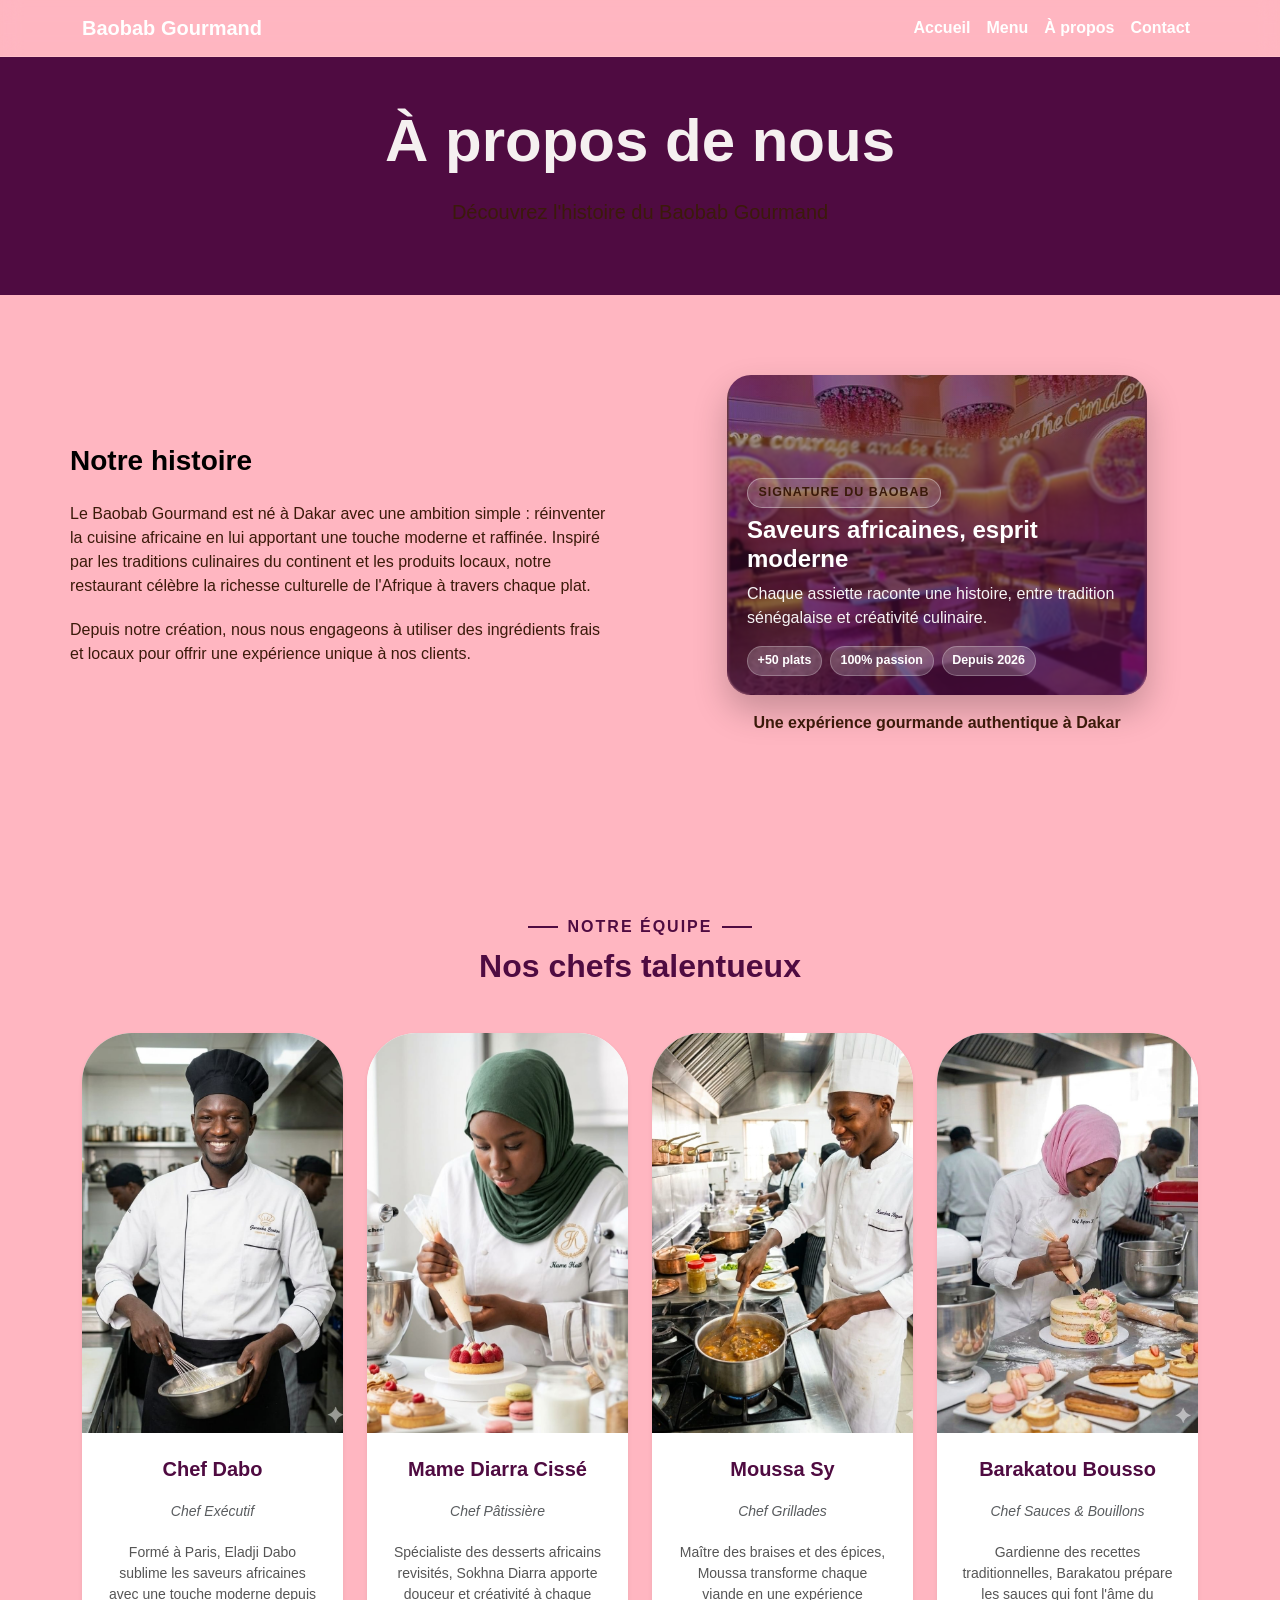
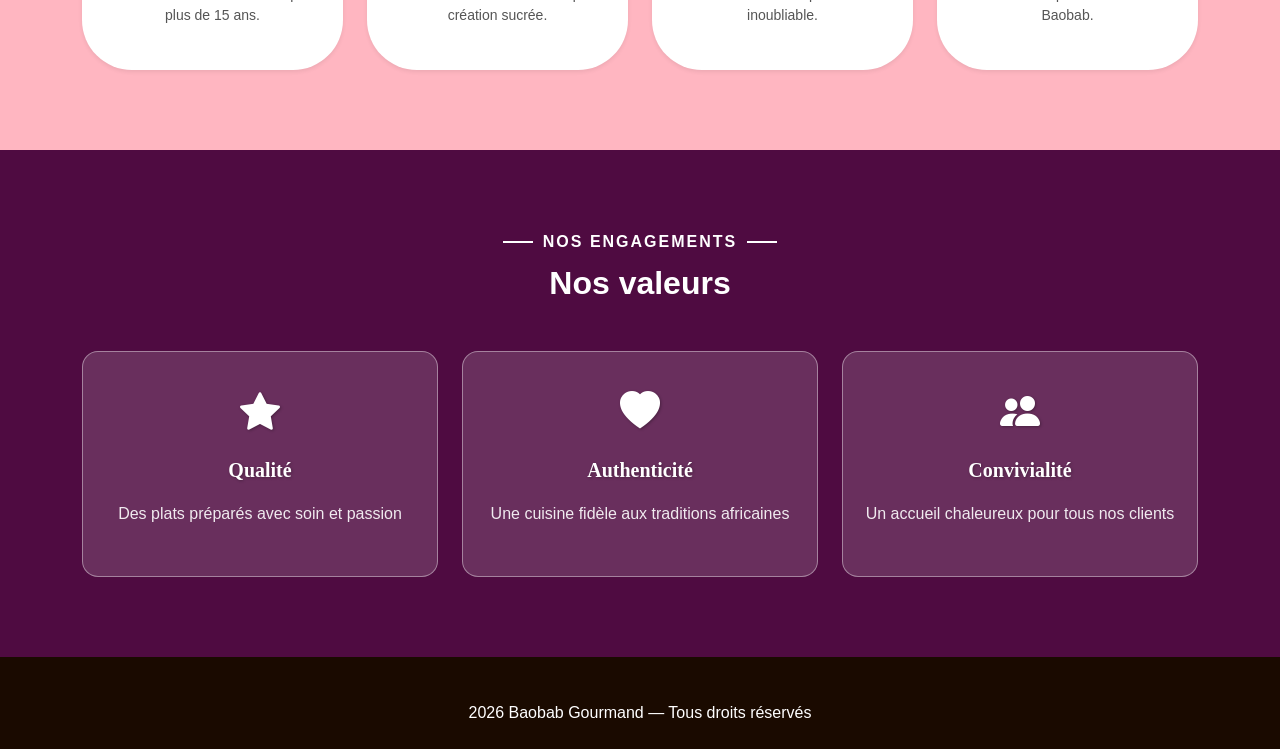
<file: about.html>
<!DOCTYPE html>
<html lang="fr">
<head>
    <meta charset="UTF-8">
    <meta name="viewport" content="width=device-width, initial-scale=1.0">
    <title>À propos - Baobab Gourmand</title>
    <link href="https://cdn.jsdelivr.net/npm/bootstrap@5.3.0/dist/css/bootstrap.min.css" rel="stylesheet">
    <link rel="stylesheet" href="https://cdn.jsdelivr.net/npm/bootstrap-icons@1.10.5/font/bootstrap-icons.css">
    <!-- TON CSS ICI — c'était ça le problème -->
    <link rel="stylesheet" href="styles.css">
</head>
<body>

<!-- NAVBAR -->
<nav class="navbar navbar-expand-lg navbar-dark sticky-top">
    <div class="container">
        <a class="navbar-brand fw-bold" href="index.html">Baobab Gourmand</a>
        <button class="navbar-toggler" type="button" data-bs-toggle="collapse" data-bs-target="#navbarNav">
            <span class="navbar-toggler-icon"></span>
        </button>
        <div class="collapse navbar-collapse" id="navbarNav">
            <ul class="navbar-nav ms-auto">
                <li class="nav-item"><a class="nav-link" href="index.html">Accueil</a></li>
                <li class="nav-item"><a class="nav-link" href="menu.html">Menu</a></li>
                <li class="nav-item"><a class="nav-link active" href="about.html">À propos</a></li>
                <li class="nav-item"><a class="nav-link" href="contact.html">Contact</a></li>
            </ul>
        </div>
    </div>
</nav>

<!-- TITRE HERO -->
<div class="text-center py-5" style="background-color: var(--rose-fonce); color: rgb(245, 240, 240);">
    <h1 class="fw-bold">À propos de nous</h1>
    <p class="lead">Découvrez l'histoire du Baobab Gourmand</p>
</div>

<!-- SECTION HISTOIRE -->
<div class="container section-pad">
    <div class="row align-items-center g-5">
        <div class="col-md-6 reveal active">
            <h3 class="fw-bold mb-4" style="color: black;">Notre histoire</h3>
            <p>
                Le Baobab Gourmand est né à Dakar avec une ambition simple : réinventer la cuisine
                africaine en lui apportant une touche moderne et raffinée. Inspiré par les traditions
                culinaires du continent et les produits locaux, notre restaurant célèbre la richesse
                culturelle de l'Afrique à travers chaque plat.
            </p>
            <p>
                Depuis notre création, nous nous engageons à utiliser des ingrédients
                frais et locaux pour offrir une expérience unique à nos clients.
            </p>
        </div>
        <div class="col-md-6 reveal active">
            <div class="about-highlight-card mx-auto">
                <div class="about-highlight-overlay">
                    <p class="about-kicker mb-2">Signature du Baobab</p>
                    <h4 class="fw-bold mb-2">Saveurs africaines, esprit moderne</h4>
                    <p class="about-highlight-text mb-3">Chaque assiette raconte une histoire, entre tradition sénégalaise et créativité culinaire.</p>
                    <div class="about-stats">
                        <span>+50 plats</span>
                        <span>100% passion</span>
                        <span>Depuis 2026</span>
                    </div>
                </div>
            </div>
            <p class="text-center mt-3 fw-semibold">Une expérience gourmande authentique à Dakar</p>
        </div>
    </div>
</div>

<div class="section-pad section-chefs">
    <div class="container">
        <div class="text-center mb-5">
            <div class="section-label">
                <span></span>Notre équipe<span></span>
            </div>
            <h2 class="fw-bold mt-2">Nos chefs talentueux</h2>
        </div>
        <div class="row g-4">

            <div class="col-12 col-md-6 col-lg-3">
                <div class="card chef-card shadow-sm h-100 text-center">
                    <div class="chef-card-img chef-1"></div>
                    <div class="card-body p-4">
                        <h5 class="fw-bold chef-nom mb-1">Chef Dabo</h5>
                        <p class="small text-muted mb-2"><em>Chef Exécutif</em></p>
                        <p class="small chef-desc">Formé à Paris, Eladji Dabo sublime les saveurs africaines avec une touche moderne depuis plus de 15 ans.</p>
                    </div>
                </div>
            </div>

            <div class="col-12 col-md-6 col-lg-3">
                <div class="card chef-card shadow-sm h-100 text-center">
                    <div class="chef-card-img chef-2"></div>
                    <div class="card-body p-4">
                        <h5 class="fw-bold chef-nom mb-1">Mame Diarra Cissé</h5>
                        <p class="small text-muted mb-2"><em>Chef Pâtissière</em></p>
                        <p class="small chef-desc">Spécialiste des desserts africains revisités, Sokhna Diarra apporte douceur et créativité à chaque création sucrée.</p>
                    </div>
                </div>
            </div>

            <div class="col-12 col-md-6 col-lg-3">
                <div class="card chef-card shadow-sm h-100 text-center">
                    <div class="chef-card-img chef-3"></div>
                    <div class="card-body p-4">
                        <h5 class="fw-bold chef-nom mb-1">Moussa Sy</h5>
                        <p class="small text-muted mb-2"><em>Chef Grillades</em></p>
                        <p class="small chef-desc">Maître des braises et des épices, Moussa transforme chaque viande en une expérience inoubliable.</p>
                    </div>
                </div>
            </div>

            <div class="col-12 col-md-6 col-lg-3">
                <div class="card chef-card shadow-sm h-100 text-center">
                    <div class="chef-card-img chef-4"></div>
                    <div class="card-body p-4">
                        <h5 class="fw-bold chef-nom mb-1">Barakatou Bousso</h5>
                        <p class="small text-muted mb-2"><em>Chef Sauces & Bouillons</em></p>
                        <p class="small chef-desc">Gardienne des recettes traditionnelles, Barakatou prépare les sauces qui font l'âme du Baobab.</p>
                    </div>
                </div>
            </div>

        </div>
    </div>
</div>










<!-- NOS VALEURS -->
<div class="section-pad bg-creme-2">
    <div class="container text-center">
        <div class="section-label mb-2">
            <span></span>Nos engagements<span></span>
        </div>
        <h2 class="section-title mb-5">Nos valeurs</h2>
        <div class="row g-4">
            <div class="col-md-4">
                <div class="feature-box h-100">
                    <div class="feature-icon mb-3">
                        <i class="bi bi-star-fill"></i>
                    </div>
                    <h5 class="feature-title">Qualité</h5>
                    <p>Des plats préparés avec soin et passion</p>
                </div>
            </div>
            <div class="col-md-4">
                <div class="feature-box h-100">
                    <div class="feature-icon mb-3">
                        <i class="bi bi-heart-fill"></i>
                    </div>
                    <h5 class="feature-title">Authenticité</h5>
                    <p>Une cuisine fidèle aux traditions africaines</p>
                </div>
            </div>
            <div class="col-md-4">
                <div class="feature-box h-100">
                    <div class="feature-icon mb-3">
                        <i class="bi bi-people-fill"></i>
                    </div>
                    <h5 class="feature-title">Convivialité</h5>
                    <p>Un accueil chaleureux pour tous nos clients</p>
                </div>
            </div>
        </div>
    </div>
</div>

<!-- FOOTER -->
<footer class="text-white text-center p-4" >
    <p class="mb-0">2026 Baobab Gourmand — Tous droits réservés</p>
</footer>

<script src="https://cdn.jsdelivr.net/npm/bootstrap@5.3.0/dist/js/bootstrap.bundle.min.js"></script>
</body>
</html>
</file>
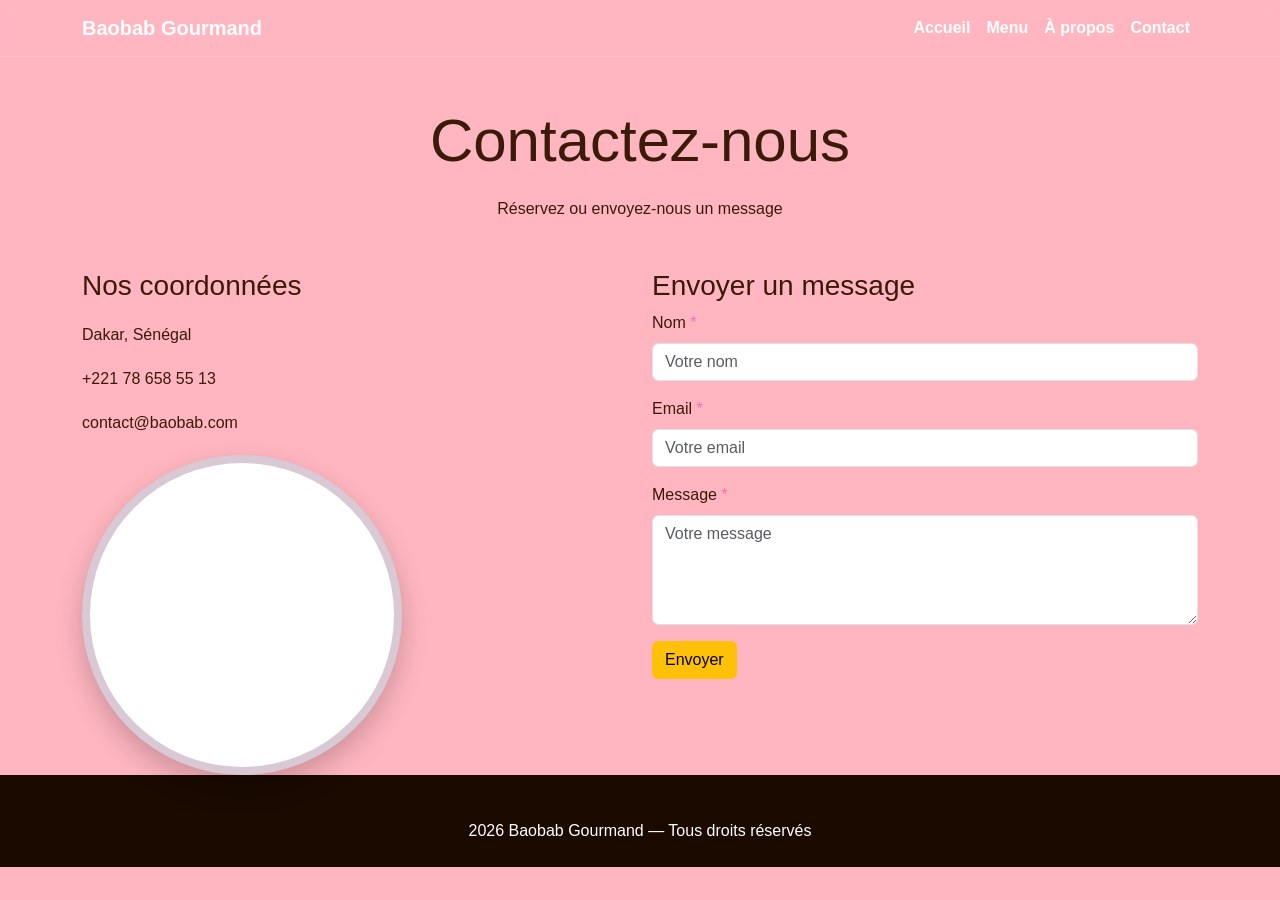
<file: contact.html>
<!DOCTYPE html>
<html lang="fr">
<head>
<meta charset="UTF-8">
<meta name="viewport" content="width=device-width, initial-scale=1.0">
<title>Contact - Baobab Gourmand</title>

<!-- Bootstrap -->
<link href="https://cdn.jsdelivr.net/npm/bootstrap@5.3.0/dist/css/bootstrap.min.css" rel="stylesheet">
<link rel="stylesheet" href="styles.css">

</head>

<body>

<!-- NAVBAR -->
<nav class="navbar navbar-expand-lg navbar-dark sticky-top">
    <div class="container">
        <a class="navbar-brand fw-bold" href="index.html">Baobab Gourmand</a>
        <button class="navbar-toggler" type="button" data-bs-toggle="collapse" data-bs-target="#navbarNav">
            <span class="navbar-toggler-icon"></span>
        </button>
        <div class="collapse navbar-collapse" id="navbarNav">
            <ul class="navbar-nav ms-auto">
                <li class="nav-item"><a class="nav-link" href="index.html">Accueil</a></li>
                <li class="nav-item"><a class="nav-link" href="menu.html">Menu</a></li>
                <li class="nav-item"><a class="nav-link active" href="about.html">À propos</a></li>
                <li class="nav-item"><a class="nav-link" href="contact.html">Contact</a></li>
            </ul>
        </div>
    </div>
</nav>


<!-- TITRE -->
<div class="container text-center mt-5">
  <h1>Contactez-nous</h1>
  <p>Réservez ou envoyez-nous un message</p>
</div>

<!-- SECTION CONTACT -->
<div class="container mt-5">
  <div class="row">

    <!-- INFOS -->
    <div class="col-md-6">
      <h3>Nos coordonnées</h3>
      <p> Dakar, Sénégal</p>
      <p> +221 78 658 55 13</p>
      <p> contact@baobab.com</p>
      <div class="location-circle-card mt-3 mx-auto mx-md-0">
        <iframe
          title="Localisation Baobab Gourmand"
          src="https://www.google.com/maps?q=Dakar,+Senegal&output=embed"
          loading="lazy"
          referrerpolicy="no-referrer-when-downgrade"
          allowfullscreen>
        </iframe>
      </div>
    </div>

    <!-- FORMULAIRE -->
    <div class="col-md-6">
      <h3>Envoyer un message</h3>

      <form>
        <div class="mb-3">
          <label class="form-label">Nom <span style="color: #ff69b4;">*</span></label>
          <input type="text" class="form-control" placeholder="Votre nom" required>
        </div>

        <div class="mb-3">
          <label class="form-label">Email <span style="color: #ff69b4;">*</span></label>
          <input type="email" class="form-control" placeholder="Votre email" required>
        </div>

        <div class="mb-3">
          <label class="form-label">Message <span style="color: #ff69b4;">*</span></label>
          <textarea class="form-control" rows="4" placeholder="Votre message" required></textarea>
        </div>

        <button type="submit" class="btn btn-warning">Envoyer</button>
      </form>

    </div>

  </div>
</div>

<!-- FOOTER -->

<footer class="text-white text-center p-4" >
    <p class="mb-0">2026 Baobab Gourmand — Tous droits réservés</p>
</footer>

</body>
</html>
</file>
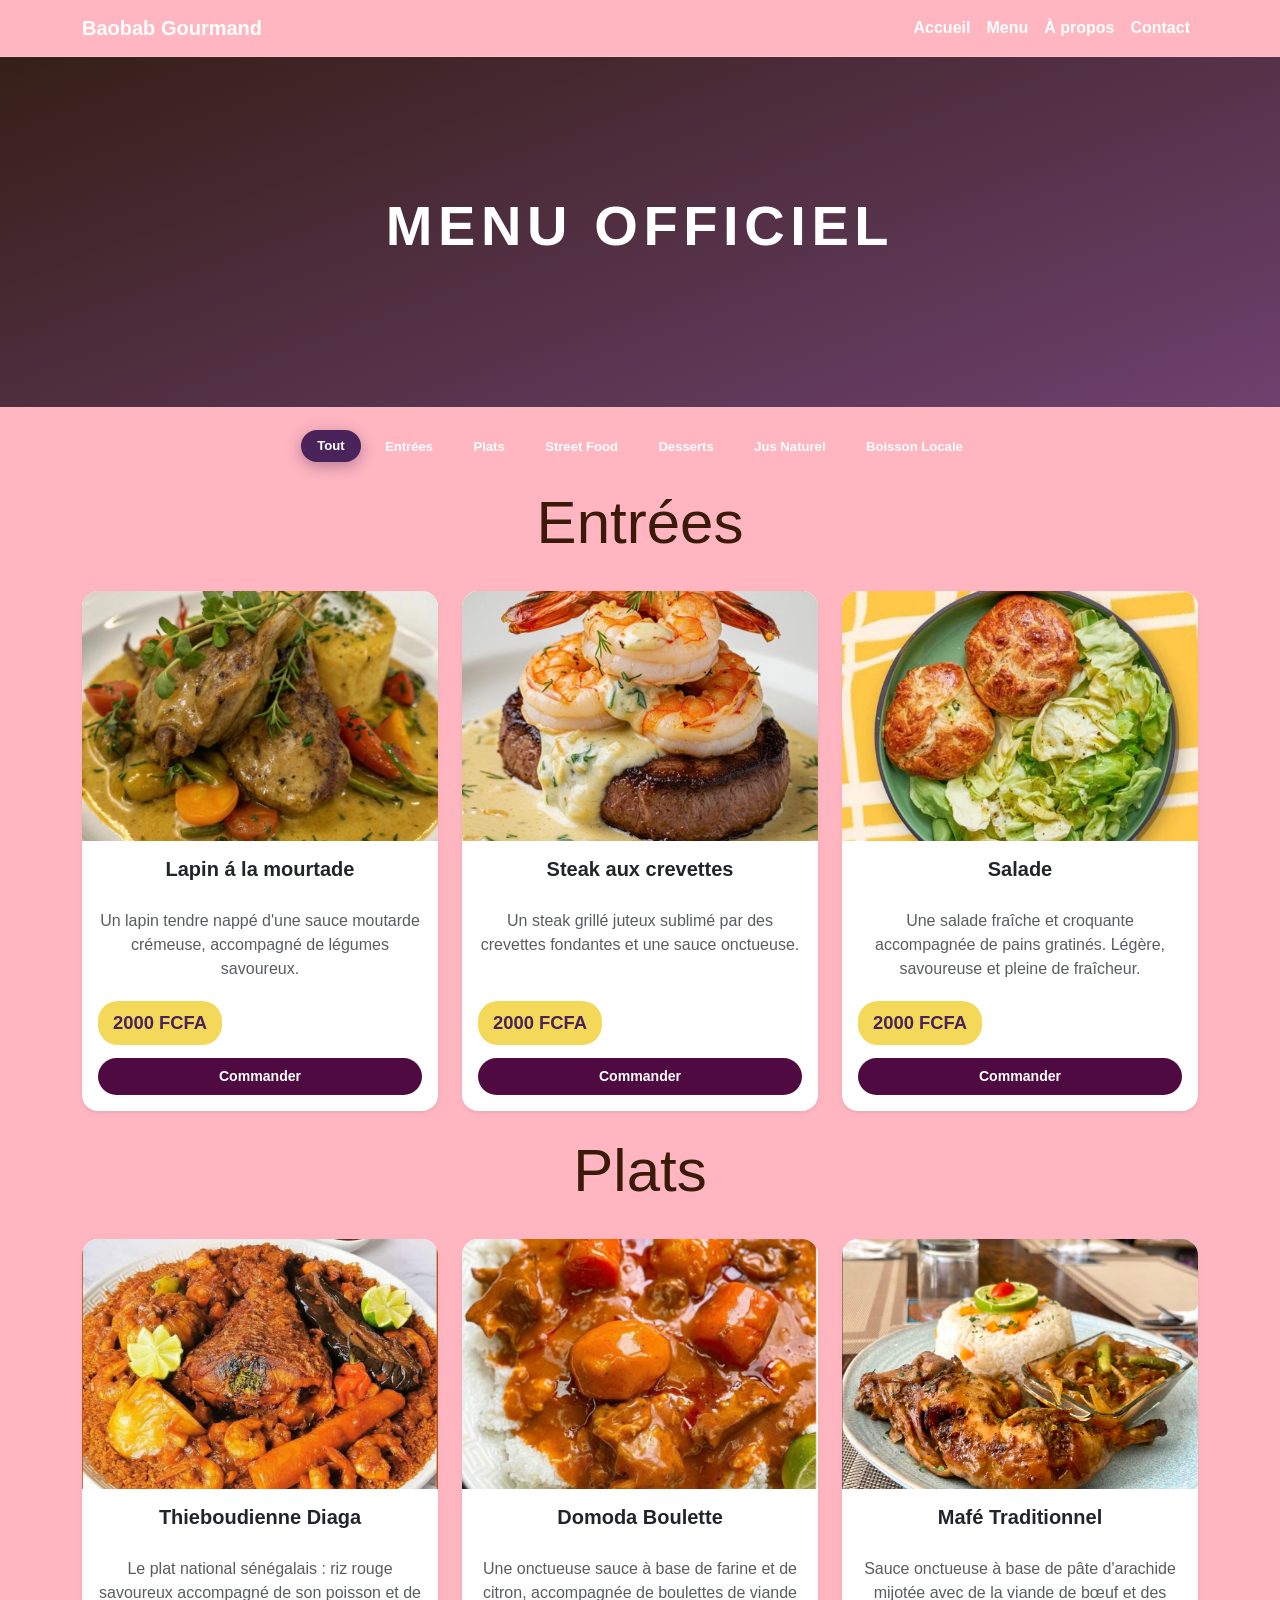
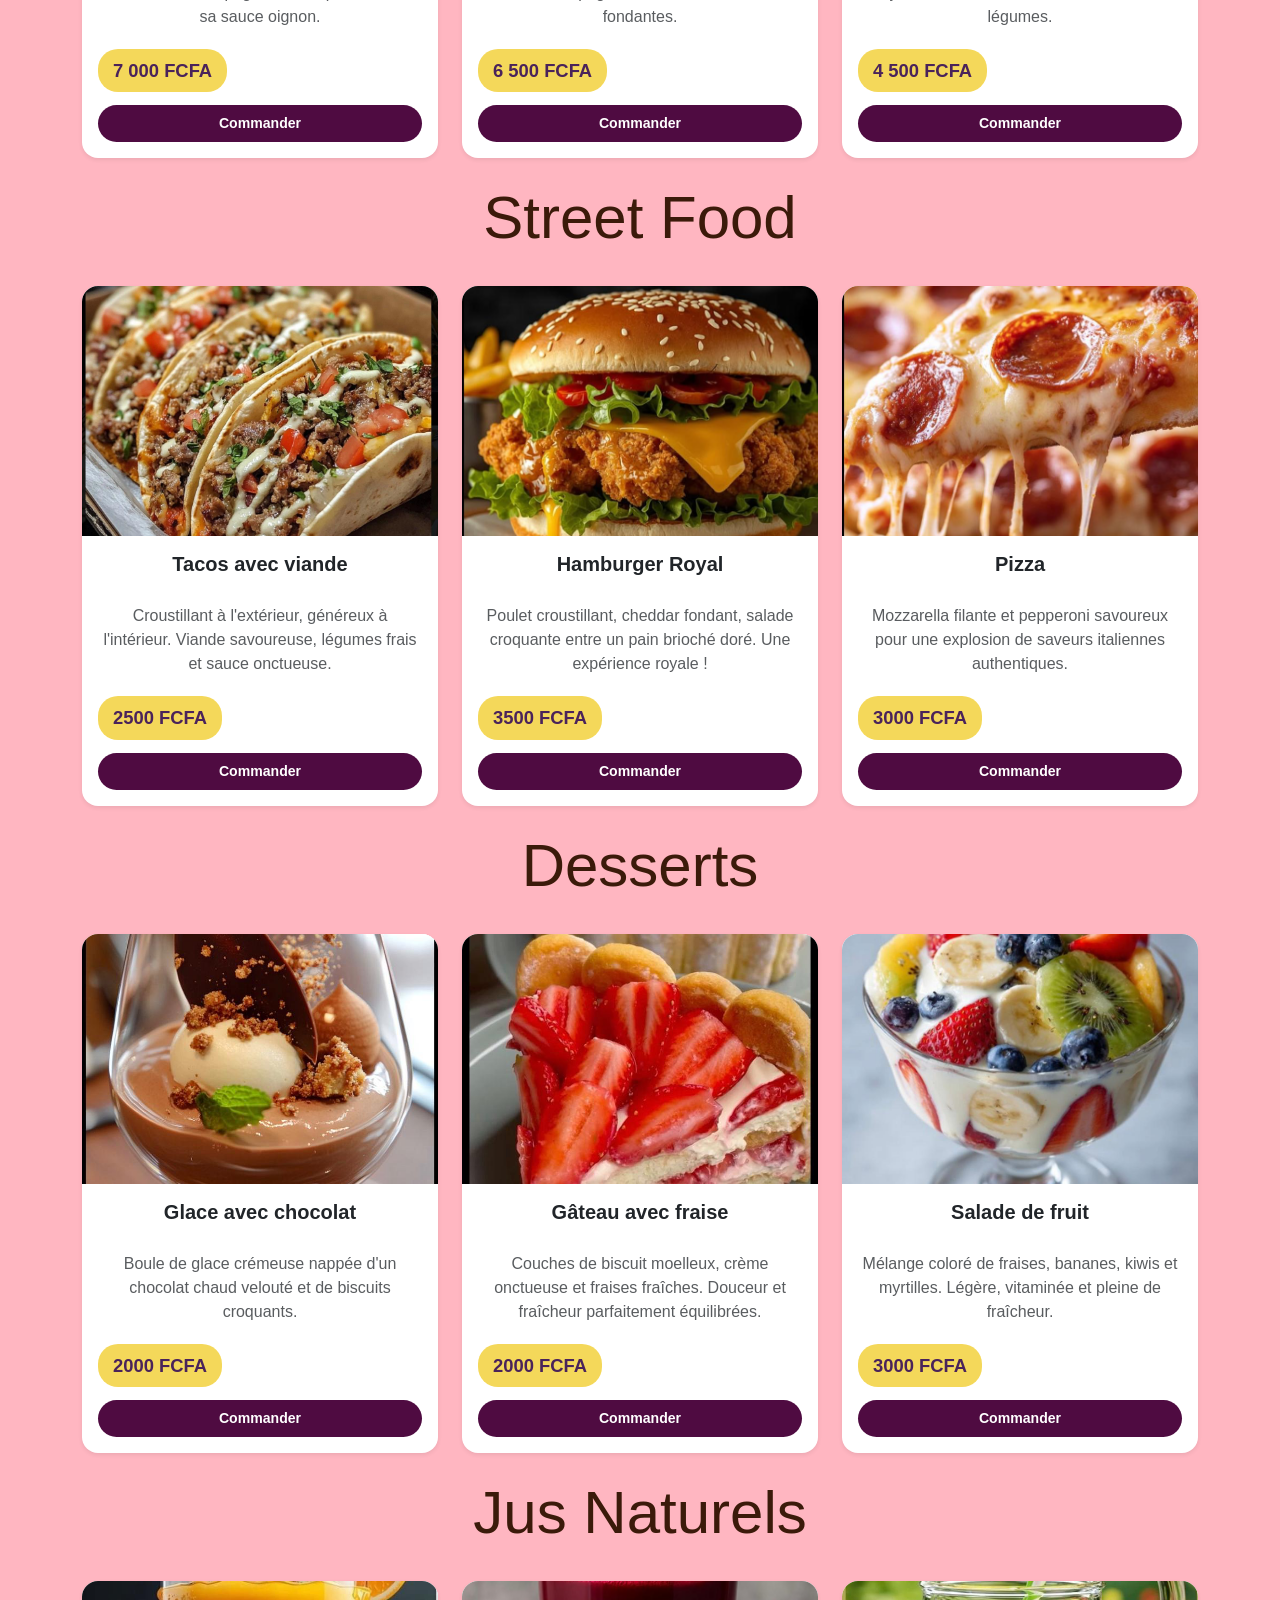
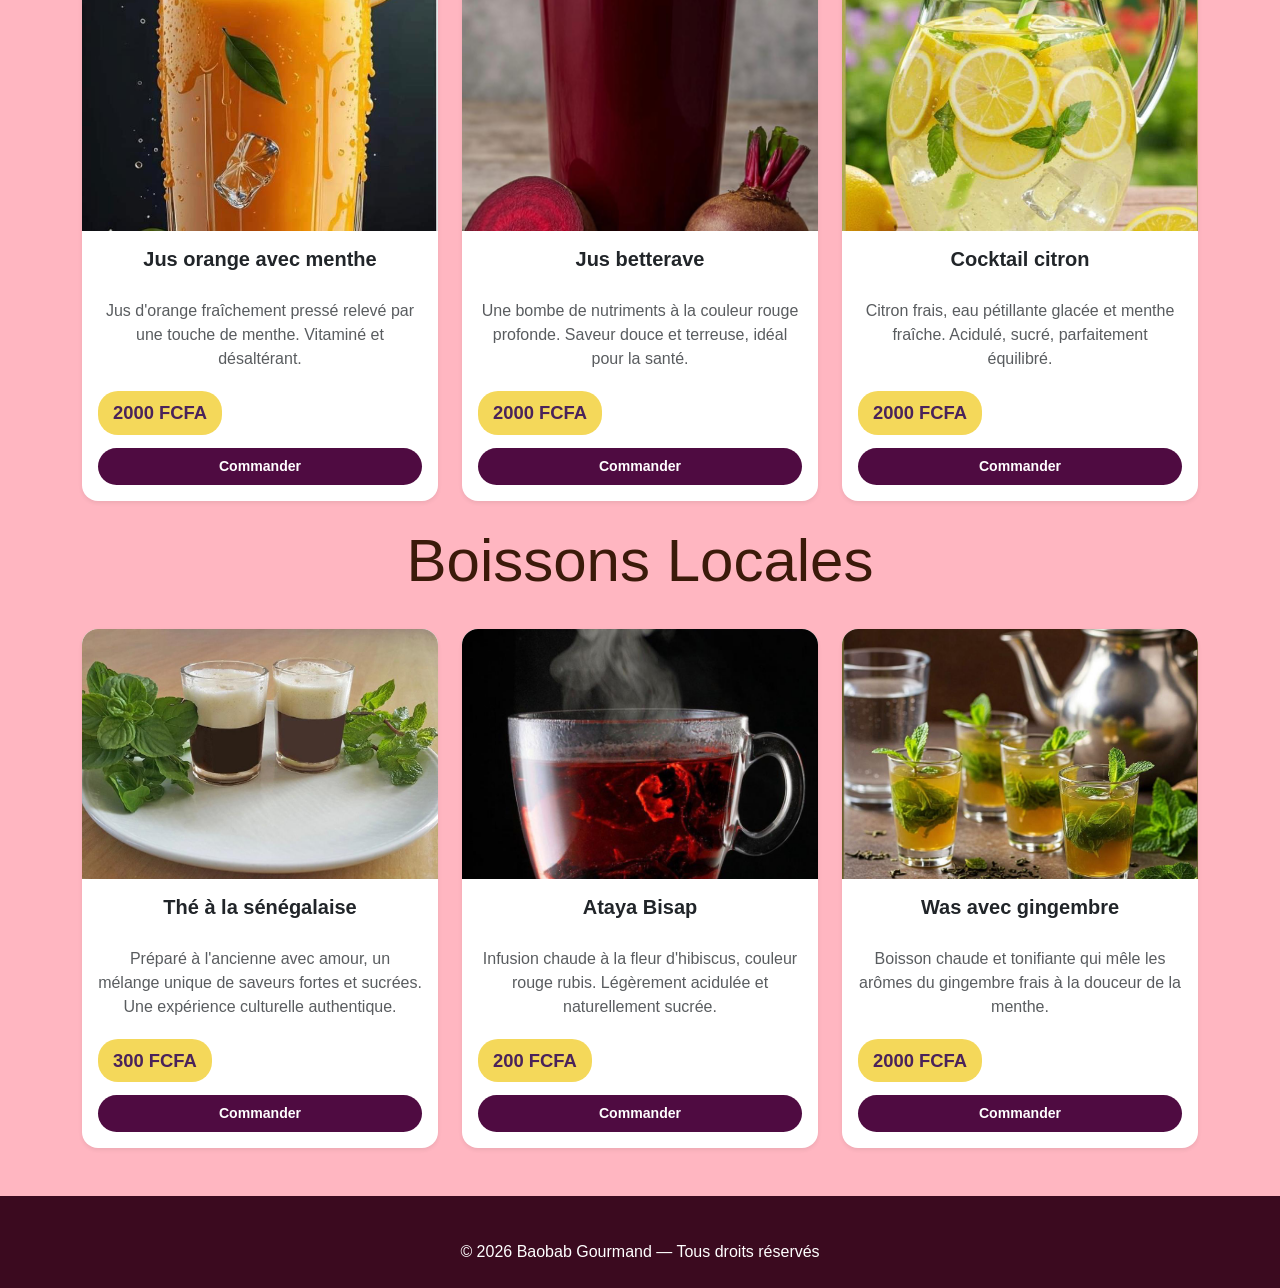
<file: menu.html>
<!DOCTYPE html>
<html lang="fr">
<head>
    <meta charset="UTF-8">
    <meta name="viewport" content="width=device-width, initial-scale=1.0">
    <title>Menu - Baobab Gourmand</title>
    <link rel="stylesheet" href="https://cdn.jsdelivr.net/npm/bootstrap@5.3.0/dist/css/bootstrap.min.css">
    <link rel="stylesheet" href="https://cdn.jsdelivr.net/npm/bootstrap-icons@1.10.5/font/bootstrap-icons.css">
    <link rel="stylesheet" href="styles.css">
</head>
<body>

<nav class="navbar navbar-expand-lg navbar-dark sticky-top">
    <div class="container">
        <a class="navbar-brand fw-bold" href="index.html">Baobab Gourmand</a>
        <button class="navbar-toggler" type="button" data-bs-toggle="collapse" data-bs-target="#navbarNav" aria-controls="navbarNav" aria-expanded="false" aria-label="Menu">
            <span class="navbar-toggler-icon"></span>
        </button>
        <div class="collapse navbar-collapse" id="navbarNav">
            <ul class="navbar-nav ms-auto">
                <li class="nav-item"><a class="nav-link" href="index.html">Accueil</a></li>
                <li class="nav-item"><a class="nav-link active" href="menu.html">Menu</a></li>
                <li class="nav-item"><a class="nav-link" href="about.html">À propos</a></li>
                <li class="nav-item"><a class="nav-link" href="contact.html">Contact</a></li>
            </ul>
        </div>
    </div>
</nav>

<div>
    <section class="heroforMenu">
        <div class="hero-contentForMenu">
            <h1><strong>MENU OFFICIEL</strong></h1>
        </div>
    </section>

<main class="container mb-5">

    <div class="text-center my-4 filter-bar">
        <button type="button" class="btn btn-warning fw-bold text-white btn-commander filter-btn active" data-filter="tout">Tout</button>
        <button type="button" class="btn btn-warning fw-bold text-white btn-commander filter-btn" data-filter="entrees">Entrées</button>
        <button type="button" class="btn btn-warning fw-bold text-white btn-commander filter-btn" data-filter="plats">Plats</button>
        <button type="button" class="btn btn-warning fw-bold text-white btn-commander filter-btn" data-filter="streetfood">Street Food</button>
        <button type="button" class="btn btn-warning fw-bold text-white btn-commander filter-btn" data-filter="desserts">Desserts</button>
        <button type="button" class="btn btn-warning fw-bold text-white btn-commander filter-btn" data-filter="jus">Jus Naturel</button>
        <button type="button" class="btn btn-warning fw-bold text-white btn-commander filter-btn" data-filter="boissons">Boisson Locale</button>
    </div>

    <div class="row g-4 align-items-stretch">

        <!-- ===== ENTRÉES (3 cartes) ===== -->
        <div class="col-12 menu-item" data-category="entrees">
            <h1 class="text-center">Entrées</h1>
        </div>
        <div class="col-12 col-md-6 col-lg-4 menu-item" data-category="entrees">
            <div class="card h-100 shadow-sm menu-card border-0">
                <div class="img-container">
                    <img src="./image/image copy 3.png" class="card-img-top" alt="Lapin á la mourtade">
                </div>
                <div class="card-body text-center d-flex flex-column">
                    <h5 class="card-title fw-bold">Lapin á la mourtade</h5>
                    <p class="card-text text-muted">Un lapin tendre nappé d'une sauce moutarde crémeuse, accompagné de légumes savoureux.</p>
                    <p class="prix mt-auto">2000 FCFA</p>
                    <button type="button" class="btn fw-bold text-white btn-commander">Commander</button>
                </div>
            </div>
        </div>
        <div class="col-12 col-md-6 col-lg-4 menu-item" data-category="entrees">
            <div class="card h-100 shadow-sm menu-card border-0">
                <div class="img-container">
                    <img src="./image/image copy 5.png" class="card-img-top" alt="Steak aux crevettes">
                </div>
                <div class="card-body text-center d-flex flex-column">
                    <h5 class="card-title fw-bold">Steak aux crevettes</h5>
                    <p class="card-text text-muted">Un steak grillé juteux sublimé par des crevettes fondantes et une sauce onctueuse.</p>
                    <p class="prix mt-auto">2000 FCFA</p>
                    <button type="button" class="btn fw-bold text-white btn-commander">Commander</button>
                </div>
            </div>
        </div>
        <div class="col-12 col-md-6 col-lg-4 menu-item" data-category="entrees">
            <div class="card h-100 shadow-sm menu-card border-0">
                <div class="img-container">
                    <img src="./image/image copy 4.png" class="card-img-top" alt="Salade">
                </div>
                <div class="card-body text-center d-flex flex-column">
                    <h5 class="card-title fw-bold">Salade</h5>
                    <p class="card-text text-muted">Une salade fraîche et croquante accompagnée de pains gratinés. Légère, savoureuse et pleine de fraîcheur.</p>
                    <p class="prix mt-auto">2000 FCFA</p>
                    <button type="button" class="btn fw-bold text-white btn-commander">Commander</button>
                </div>
            </div>
        </div>

        <!-- ===== PLATS (3 cartes) ===== -->
        <div class="col-12 menu-item" data-category="plats">
            <h1 class="text-center">Plats</h1>
        </div>
        <div class="col-12 col-md-6 col-lg-4 menu-item" data-category="plats">
            <div class="card h-100 shadow-sm menu-card border-0">
                <div class="img-container">
                    <img src="./image/ma-photo.png" class="card-img-top" alt="Thieboudienne Diaga">
                </div>
                <div class="card-body text-center d-flex flex-column">
                    <h5 class="card-title fw-bold">Thieboudienne Diaga</h5>
                    <p class="card-text text-muted">Le plat national sénégalais : riz rouge savoureux accompagné de son poisson et de sa sauce oignon.</p>
                    <p class="prix mt-auto">7 000 FCFA</p>
                    <button type="button" class="btn fw-bold text-white btn-commander">Commander</button>
                </div>
            </div>
        </div>
        <div class="col-12 col-md-6 col-lg-4 menu-item" data-category="plats">
            <div class="card h-100 shadow-sm menu-card border-0">
                <div class="img-container">
                    <img src="./image/doma.png" class="card-img-top" alt="Domoda">
                </div>
                <div class="card-body text-center d-flex flex-column">
                    <h5 class="card-title fw-bold">Domoda Boulette</h5>
                    <p class="card-text text-muted">Une onctueuse sauce à base de farine et de citron, accompagnée de boulettes de viande fondantes.</p>
                    <p class="prix mt-auto">6 500 FCFA</p>
                    <button type="button" class="btn fw-bold text-white btn-commander">Commander</button>
                </div>
            </div>
        </div>
        <div class="col-12 col-md-6 col-lg-4 menu-item" data-category="plats">
            <div class="card h-100 shadow-sm menu-card border-0">
                <div class="img-container">
                    <img src="./image/Capture%20d%E2%80%99%C3%A9cran%202026-04-27%20%C3%A0%2016.52.29.png" class="card-img-top" alt="Mafé traditionnel">
                </div>
                <div class="card-body text-center d-flex flex-column">
                    <h5 class="card-title fw-bold">Mafé Traditionnel</h5>
                    <p class="card-text text-muted">Sauce onctueuse à base de pâte d'arachide mijotée avec de la viande de bœuf et des légumes.</p>
                    <p class="prix mt-auto">4 500 FCFA</p>
                    <button type="button" class="btn fw-bold text-white btn-commander">Commander</button>
                </div>
            </div>
        </div>

        <!-- ===== STREET FOOD (3 cartes) ===== -->
        <div class="col-12 menu-item" data-category="streetfood">
            <h1 class="text-center">Street Food</h1>
        </div>
        <div class="col-12 col-md-6 col-lg-4 menu-item" data-category="streetfood">
            <div class="card h-100 shadow-sm menu-card border-0">
                <div class="img-container">
                    <img src="./image/image copy 18.png" class="card-img-top" alt="Tacos">
                </div>
                <div class="card-body text-center d-flex flex-column">
                    <h5 class="card-title fw-bold">Tacos avec viande</h5>
                    <p class="card-text text-muted">Croustillant à l'extérieur, généreux à l'intérieur. Viande savoureuse, légumes frais et sauce onctueuse.</p>
                    <p class="prix mt-auto">2500 FCFA</p>
                    <button type="button" class="btn fw-bold text-white btn-commander">Commander</button>
                </div>
            </div>
        </div>
        <div class="col-12 col-md-6 col-lg-4 menu-item" data-category="streetfood">
            <div class="card h-100 shadow-sm menu-card border-0">
                <div class="img-container">
                    <img src="./image/image copy 19.png" class="card-img-top" alt="Hamburger">
                </div>
                <div class="card-body text-center d-flex flex-column">
                    <h5 class="card-title fw-bold">Hamburger Royal</h5>
                    <p class="card-text text-muted">Poulet croustillant, cheddar fondant, salade croquante entre un pain brioché doré. Une expérience royale !</p>
                    <p class="prix mt-auto">3500 FCFA</p>
                    <button type="button" class="btn fw-bold text-white btn-commander">Commander</button>
                </div>
            </div>
        </div>
        <div class="col-12 col-md-6 col-lg-4 menu-item" data-category="streetfood">
            <div class="card h-100 shadow-sm menu-card border-0">
                <div class="img-container">
                    <img src="./image/image copy 20.png" class="card-img-top" alt="Pizza">
                </div>
                <div class="card-body text-center d-flex flex-column">
                    <h5 class="card-title fw-bold">Pizza</h5>
                    <p class="card-text text-muted">Mozzarella filante et pepperoni savoureux pour une explosion de saveurs italiennes authentiques.</p>
                    <p class="prix mt-auto">3000 FCFA</p>
                    <button type="button" class="btn fw-bold text-white btn-commander">Commander</button>
                </div>
            </div>
        </div>

        <!-- ===== DESSERTS (3 cartes) ===== -->
        <div class="col-12 menu-item" data-category="desserts">
            <h1 class="text-center">Desserts</h1>
        </div>
        <div class="col-12 col-md-6 col-lg-4 menu-item" data-category="desserts">
            <div class="card h-100 shadow-sm menu-card border-0">
                <div class="img-container">
                    <img src="./image/image copy 6.png" class="card-img-top" alt="Glace chocolat">
                </div>
                <div class="card-body text-center d-flex flex-column">
                    <h5 class="card-title fw-bold">Glace avec chocolat</h5>
                    <p class="card-text text-muted">Boule de glace crémeuse nappée d'un chocolat chaud velouté et de biscuits croquants.</p>
                    <p class="prix mt-auto">2000 FCFA</p>
                    <button type="button" class="btn fw-bold text-white btn-commander">Commander</button>
                </div>
            </div>
        </div>
        <div class="col-12 col-md-6 col-lg-4 menu-item" data-category="desserts">
            <div class="card h-100 shadow-sm menu-card border-0">
                <div class="img-container">
                    <img src="./image/image copy 7.png" class="card-img-top" alt="Gâteau fraise">
                </div>
                <div class="card-body text-center d-flex flex-column">
                    <h5 class="card-title fw-bold">Gâteau avec fraise</h5>
                    <p class="card-text text-muted">Couches de biscuit moelleux, crème onctueuse et fraises fraîches. Douceur et fraîcheur parfaitement équilibrées.</p>
                    <p class="prix mt-auto">2000 FCFA</p>
                    <button type="button" class="btn fw-bold text-white btn-commander">Commander</button>
                </div>
            </div>
        </div>
        <div class="col-12 col-md-6 col-lg-4 menu-item" data-category="desserts">
            <div class="card h-100 shadow-sm menu-card border-0">
                <div class="img-container">
                    <img src="./image/image copy 8.png" class="card-img-top" alt="Salade de fruit">
                </div>
                <div class="card-body text-center d-flex flex-column">
                    <h5 class="card-title fw-bold">Salade de fruit</h5>
                    <p class="card-text text-muted">Mélange coloré de fraises, bananes, kiwis et myrtilles. Légère, vitaminée et pleine de fraîcheur.</p>
                    <p class="prix mt-auto">3000 FCFA</p>
                    <button type="button" class="btn fw-bold text-white btn-commander">Commander</button>
                </div>
            </div>
        </div>

        <!-- ===== JUS NATURELS (3 cartes) ===== -->
        <div class="col-12 menu-item" data-category="jus">
            <h1 class="text-center">Jus Naturels</h1>
        </div>
        <div class="col-12 col-md-6 col-lg-4 menu-item" data-category="jus">
            <div class="card h-100 shadow-sm menu-card border-0">
                <div class="img-container">
                    <img src="./image/image copy 15.png" class="card-img-top w-100" alt="Jus orange menthe">
                </div>
                <div class="card-body text-center d-flex flex-column">
                    <h5 class="card-title fw-bold">Jus orange avec menthe</h5>
                    <p class="card-text text-muted">Jus d'orange fraîchement pressé relevé par une touche de menthe. Vitaminé et désaltérant.</p>
                    <p class="prix mt-auto">2000 FCFA</p>
                    <button type="button" class="btn fw-bold text-white btn-commander">Commander</button>
                </div>
            </div>
        </div>
        <div class="col-12 col-md-6 col-lg-4 menu-item" data-category="jus">
            <div class="card h-100 shadow-sm menu-card border-0">
                <div class="img-container">
                    <img src="./image/image copy 16.png" class="card-img-top" alt="Jus betterave">
                </div>
                <div class="card-body text-center d-flex flex-column">
                    <h5 class="card-title fw-bold">Jus betterave</h5>
                    <p class="card-text text-muted">Une bombe de nutriments à la couleur rouge profonde. Saveur douce et terreuse, idéal pour la santé.</p>
                    <p class="prix mt-auto">2000 FCFA</p>
                    <button type="button" class="btn fw-bold text-white btn-commander">Commander</button>
                </div>
            </div>
        </div>
        <div class="col-12 col-md-6 col-lg-4 menu-item" data-category="jus">
            <div class="card h-100 shadow-sm menu-card border-0">
                <div class="img-container">
                    <img src="./image/image copy 17.png" class="card-img-top" alt="Cocktail citron">
                </div>
                <div class="card-body text-center d-flex flex-column">
                    <h5 class="card-title fw-bold">Cocktail citron</h5>
                    <p class="card-text text-muted">Citron frais, eau pétillante glacée et menthe fraîche. Acidulé, sucré, parfaitement équilibré.</p>
                    <p class="prix mt-auto">2000 FCFA</p>
                    <button type="button" class="btn fw-bold text-white btn-commander">Commander</button>
                </div>
            </div>
        </div>

        <!-- ===== BOISSONS LOCALES (3 cartes) ===== -->
        <div class="col-12 menu-item" data-category="boissons">
            <h1 class="text-center">Boissons Locales</h1>
        </div>
        <div class="col-12 col-md-6 col-lg-4 menu-item" data-category="boissons">
            <div class="card h-100 shadow-sm menu-card border-0">
                <div class="img-container">
                    <img src="./image/image copy 21.png" class="card-img-top" alt="Thé sénégalais">
                </div>
                <div class="card-body text-center d-flex flex-column">
                    <h5 class="card-title fw-bold">Thé à la sénégalaise</h5>
                    <p class="card-text text-muted">Préparé à l'ancienne avec amour, un mélange unique de saveurs fortes et sucrées. Une expérience culturelle authentique.</p>
                    <p class="prix mt-auto">300 FCFA</p>
                    <button type="button" class="btn fw-bold text-white btn-commander">Commander</button>
                </div>
            </div>
        </div>
        <div class="col-12 col-md-6 col-lg-4 menu-item" data-category="boissons">
            <div class="card h-100 shadow-sm menu-card border-0">
                <div class="img-container">
                    <img src="./image/image copy 22.png" class="card-img-top" alt="Ataya Bisap">
                </div>
                <div class="card-body text-center d-flex flex-column">
                    <h5 class="card-title fw-bold">Ataya Bisap</h5>
                    <p class="card-text text-muted">Infusion chaude à la fleur d'hibiscus, couleur rouge rubis. Légèrement acidulée et naturellement sucrée.</p>
                    <p class="prix mt-auto">200 FCFA</p>
                    <button type="button" class="btn fw-bold text-white btn-commander">Commander</button>
                </div>
            </div>
        </div>
        <div class="col-12 col-md-6 col-lg-4 menu-item" data-category="boissons">
            <div class="card h-100 shadow-sm menu-card border-0">
                <div class="img-container">
                    <img src="./image/image copy 23.png" class="card-img-top" alt="Was gingembre">
                </div>
                <div class="card-body text-center d-flex flex-column">
                    <h5 class="card-title fw-bold">Was avec gingembre</h5>
                    <p class="card-text text-muted">Boisson chaude et tonifiante qui mêle les arômes du gingembre frais à la douceur de la menthe.</p>
                    <p class="prix mt-auto">2000 FCFA</p>
                    <button type="button" class="btn fw-bold text-white btn-commander">Commander</button>
                </div>
            </div>
        </div>

    </div>

</main>
</div>

<footer class="text-white text-center p-4" style="background-color: #3b0a1f;">
    <p class="mb-0">©️ 2026 Baobab Gourmand — Tous droits réservés</p>
</footer>

<script src="https://cdn.jsdelivr.net/npm/bootstrap@5.3.0/dist/js/bootstrap.bundle.min.js"></script>
<script src="js.js"></script>

</body>
</html>
</file>
<file: styles.css>
/* ============================================
   VARIABLES GLOBALES
   ============================================ */
:root {
    --or: #d4a017;
    --or-clair: #efc404f5;
    --rose: #ff69b4;
    --rose-clair: #ffb6c1;
    --rose-fonce: #4f0b41;
    --terre: #57351b;
    --fond-sombre: #3b1a0a;
}

/* ============================================
   RESET & BASE
   ============================================ */
* {
    margin: 0;
    padding: 0;
    box-sizing: border-box;
    font-family: 'Segoe UI', sans-serif;
}

body {
    background-color: var(--rose-clair);
    color: #3b1a0a;
}

p {
    margin: 20px 0;
    color: #3b1a0a;
}

/* Texte blanc uniquement sur fonds sombres */
.bg-creme-2 p {
    color: #ffffff;
}

.bg-creme-2 .feature-title {
    color: #ffffff;
    text-shadow: 1px 1px 3px rgba(6, 0, 0, 0.3);
}

.bg-creme-2 .feature-icon i {
    color: #ffffff;
    text-shadow: 1px 1px 3px rgba(0,0,0,0.3);
}

h1 {
    font-size: 60px;
    line-height: 1.2;

}

.highlight {
    color: var(--rose-fonce);
}

/* NAVBAR — TRANSPARENTE ET FIXE */
.navbar {
    background-color: transparent !important;
    backdrop-filter: blur(10px);
    -webkit-backdrop-filter: blur(10px);
    border-bottom: 1px solid rgba(255, 255, 255, 0.15);
    transition: background-color 0.3s ease;
}

.navbar-brand,
.nav-link {
    color: #ffffff !important;
    font-weight: 600;
}

.nav-link:hover {
    color: var(--rose-clair) !important;
}


/* ============================================
   HERO
   ============================================ */
.hero {
    height: 100vh;
    background-image: url('./image/image\ copy\ 29.png');
    background-size: cover;
    background-position: center;
    color: white;
    display: flex;
    flex-direction: column;
    justify-content: center;
    align-items: center;
    text-align: center;
    animation: fadeInHero 1.5s ease-out;
    position: relative;
}

.hero::before {
    content: "";
    position: absolute;
    inset: 0;
    background: rgba(0, 0, 0, 0.35);
    z-index: 0;
}

@keyframes fadeInHero {
    from { opacity: 0; transform: translateY(20px); }
    to   { opacity: 1; transform: translateY(0); }
}

.hero-content {
    max-width: 600px;
    position: relative;
    z-index: 1;
}

.hero-content p {
    color: #ffffff;
    text-shadow: 0 2px 8px rgba(0, 0, 0, 0.65);
    font-weight: 500;
}

.badge {
    display: inline-block;
    background: rgba(255, 105, 180, 0.3);
    padding: 8px 12px;
    border-radius: 20px;
    margin-bottom: 20px;
    color: white;
}

.buttons button {
    margin-right: 15px;
    padding: 12px 18px;
    border-radius: 25px;
    cursor: pointer;
    border: none;
}

.btn-menu {
    background: var(--rose-fonce);
    color: white;
    font-weight: bold;
}

.btn-table {
    background: transparent;
    border: 1px solid white;
    color: white;
}

/* Hero Menu page */
.heroforMenu {
    height: 250px;
    background: url("hero.jpg") center/cover no-repeat;
    color: white;
    display: flex;
    flex-direction: column;
    justify-content: center;
    align-items: center;
    font-family: Georgia, 'Times New Roman', Times, serif;
}

/* ============================================
   SECTIONS GÉNÉRALES
   ============================================ */
.section-pad {
    padding: 80px 0;
}

.bg-creme {
    background-color: var(--rose);
}

.bg-creme-2 {
    background-color: var(--rose-fonce);
}

/* Labels & Titres */
.section-label {
    display: flex;
    justify-content: center;
    align-items: center;
    gap: 10px;
    text-transform: uppercase;
    font-weight: 600;
    color: #ffffff;
    letter-spacing: 2px;
}

.section-label span,
.section-label .line {
    width: 30px;
    height: 2px;
    background-color: #ffffff;
    display: inline-block;
}

.section-title {
    color: #ffffff;
    font-weight: 700;
    margin-top: 10px;
}

.section-title em {
    color: var(--or-clair);
    font-style: italic;
}

.divider-or.center {
    width: 60px;
    height: 3px;
    background-color: #ffffff;
    margin: 20px auto;
}

/* Ligne décorative */
.underline-custom {
    width: 80px;
    height: 5px;
    background-color: var(--rose-fonce);
    margin-top: 15px;
    border-radius: 10px;
}

/* Animation reveal */
.reveal {
    opacity: 0;
    transform: translateY(30px);
    transition: all 0.8s ease-out;
}

.reveal.active {
    opacity: 1;
    transform: translateY(0);
}

/* ============================================
   FEATURE BOX — NOS ENGAGEMENTS
   ============================================ */
.feature-box {
    background-color: rgba(255, 255, 255, 0.15);
    border: 1px solid rgba(255, 255, 255, 0.4);
    border-radius: 16px;
    padding: 30px 20px;
    height: 100%;
    transition: transform 0.3s ease, background-color 0.3s ease;
}

/* Carte de localisation circulaire (section Notre histoire) */
.location-circle-card {
    width: min(320px, 85vw);
    aspect-ratio: 1 / 1;
    border-radius: 50%;
    overflow: hidden;
    border: 8px solid rgba(79, 11, 65, 0.22);
    box-shadow: 0 12px 28px rgba(0, 0, 0, 0.2);
    background: #fff;
}

.location-circle-card iframe {
    width: 100%;
    height: 100%;
    border: 0;
}

/* Bloc visuel attractif pour la page About */
.about-highlight-card {
    width: min(420px, 100%);
    min-height: 320px;
    border-radius: 24px;
    overflow: hidden;
    background:
        linear-gradient(165deg, rgba(26, 10, 0, 0.35), rgba(79, 11, 65, 0.85)),
        url('./image/image copy 29.png') center/cover no-repeat;
    box-shadow: 0 16px 34px rgba(0, 0, 0, 0.22);
    display: flex;
    align-items: flex-end;
}

.about-highlight-overlay {
    padding: 1.2rem 1.25rem;
    color: #fff;
    width: 100%;
    backdrop-filter: blur(1px);
}

.about-kicker {
    display: inline-block;
    font-size: 0.78rem;
    letter-spacing: 0.08em;
    text-transform: uppercase;
    font-weight: 700;
    background: rgba(255, 255, 255, 0.18);
    border: 1px solid rgba(255, 255, 255, 0.35);
    border-radius: 999px;
    padding: 0.3rem 0.65rem;
}

.about-highlight-text {
    color: rgba(255, 255, 255, 0.95);
    margin: 0;
}

.about-stats {
    display: flex;
    flex-wrap: wrap;
    gap: 0.5rem;
}

.about-stats span {
    font-size: 0.78rem;
    font-weight: 700;
    padding: 0.3rem 0.6rem;
    border-radius: 999px;
    background: rgba(255, 255, 255, 0.2);
    border: 1px solid rgba(255, 255, 255, 0.25);
}

.feature-box:hover {
    transform: translateY(-6px);
    background-color: rgba(255, 255, 255, 0.25);
}

.feature-icon i {
    font-size: 2.5rem;
    color: #ffffff;
}

.feature-title {
    font-family: 'Playfair Display', serif;
    font-weight: bold;
    color: #ffffff;
    margin-top: 15px;
    margin-bottom: 10px;
}

.bg-creme-2 p {
    color: rgba(255, 255, 255, 0.9);
}

/* ============================================
   CAROUSEL
   ============================================ */
.carousel-section {
    padding: 60px 0;
    background-color: var(--rose-clair);
}

.carousel-inner {
    border-radius: 1.5rem;
    overflow: hidden;
    max-height: 500px;
}

.carousel-item-custom {
    position: relative;
    height: 500px;
}

.carousel-item-custom img {
    width: 100%;
    height: 100%;
    object-fit: cover;
}

/* Couleurs qui changent à chaque plat */


/* Couleurs carousel cards */
.carousel-item:nth-child(1) .carousel-card {
    background: linear-gradient(135deg, #ddb1c0, #ffe4ef);

}

.carousel-item:nth-child(2) .carousel-card {
    background: linear-gradient(135deg, #fce4ec, #d57c9b);

}

.carousel-item:nth-child(3) .carousel-card {
    background: linear-gradient(135deg, #90647ce1, #f3e5f5);

}

/* CAROUSEL CARD */
.carousel-card {
    border-radius: 24px;
    padding: 50px 40px;
    max-width: 1200px;
    width: 90%;
    margin: 0 auto;
    box-shadow: 0 10px 40px rgba(233, 30, 140, 0.15);
    border: 1px solid rgba(233, 30, 140, 0.1);
    min-height: 300px;
}

.carousel-card h3 {
    color: var(--rose-fonce);
}

.carousel-card p {
    color: #191616;
}


.carousel-caption-custom {
    position: absolute;
    bottom: 0;
    left: 0;
    right: 0;
    padding: 40px;
    background: linear-gradient(transparent, rgba(0,0,0,0.9));
    color: white;
}

.badge-plat {
    background-color: var(--rose-fonce);
    color: white;
    padding: 5px 12px;
    border-radius: 4px;
    font-size: 0.8rem;
    font-weight: bold;
    display: inline-block;
    margin-bottom: 10px;
}

.carousel-controls {
    display: flex;
    justify-content: center;
    gap: 1rem;
    margin-top: 1.5rem;
}

.carousel-controls button {
    background: transparent;
    border: 1px solid var(--rose-fonce);
    width: 45px;
    height: 45px;
    border-radius: 50%;
    color: var(--rose-fonce);
    display: flex;
    align-items: center;
    justify-content: center;
    transition: 0.3s;
    cursor: pointer;
}

.carousel-controls button:hover {
    background-color: var(--rose-fonce);
    color: white;
}

/* ============================================
   CARTES PLATS VEDETTES
   ============================================ */
.section-vedettes {
    background-color: var(--rose);
    padding: 60px 0;
}

.label-top {
    font-size: 0.7rem;
    letter-spacing: 2px;
    color: #fff;
    margin-bottom: 5px;
}

.titre-principal {
    font-weight: bold;
    font-size: 2.2rem;
    color: #fff;
}

.titre-principal span {
    color: var(--or-clair);
}

.carte-plat {
    position: relative;
    border-radius: 15px;
    overflow: hidden;
    height: 350px;
}

.carte-plat img {
    width: 100%;
    height: 100%;
    object-fit: cover;
}

.carte-plat::before {
    content: "";
    position: absolute;
    inset: 0;
    background: linear-gradient(to top, rgba(0,0,0,0.8), rgba(0,0,0,0.4), transparent);
    z-index: 1;
}

.carte-body {
    position: absolute;
    bottom: 0;
    left: 0;
    right: 0;
    z-index: 2;
    padding: 20px;
    color: white;
}

.categorie {
    font-size: 0.7rem;
    font-weight: bold;
    color: var(--or-clair);
}

.nom-plat {
    font-size: 1.3rem;
    font-weight: bold;
    margin: 5px 0;
}

.description {
    font-size: 0.85rem;
    color: #ddd;
    margin-bottom: 10px;
}

.carte-footer {
    display: flex;
    justify-content: space-between;
    align-items: center;
}

.lien-voir {
    color: white;
    text-decoration: none;
    font-weight: bold;
}

/* ============================================
   MENU CARDS
   ============================================ */
.menu-card {
    display: flex;
    flex-direction: column;
    height: 100%; /* Important pour l'alignement Bootstrap stretch */
    border-radius: 15px;
    box-shadow: 0 4px 15px rgba(0,0,0,0.1);
}

.menu-card:hover {
    transform: translateY(-10px);
}

.menu-card .card-img-top {
    width: 100%;
    height: 100%;
    object-fit: cover; /* Remplit le cadre sans déformer (recadre si besoin) */
    transition: transform 0.4s ease; /* Effet de zoom au survol */
}

.prix {
    display: inline-block;
    background: rgba(239, 196, 6, 0.66);
    color: #fff;
    padding: 8px 15px;
    border-radius: 20px;
    font-weight: 800;
    font-size: 1.2rem;
    margin: 10px 0;
    width: fit-content;
}

.btn-commander {
    background-color: var(--rose-fonce);
    color: white;
    font-weight: 600;
    border-radius: 50px;
    width: 100%;
    border: none;
    padding: 10px;
    transition: 0.3s;
}

.btn-commander:hover {
    background-color: #c2185b;
    color: white;
}

/* ============================================
   TÉMOIGNAGES
   ============================================ */
.temoignage-card {
    background: #ffffff;
    padding: 30px;
    border-radius: 15px;
    box-shadow: 0 10px 30px rgba(0,0,0,0.08);
    height: 100%;
    transition: transform 0.3s ease;
}

.temoignage-card:hover {
    transform: translateY(-5px);
}

.stars {
    color: var(--rose-fonce);
    margin-bottom: 15px;
    font-size: 1.1rem;
}

.temoignage-text {
    font-style: italic;
    color: #555;
    line-height: 1.6;
    margin-bottom: 25px;
}

.temoignage-auteur {
    display: flex;
    align-items: center;
    gap: 15px;
}

.temoignage-avatar {
    width: 50px;
    height: 50px;
    border-radius: 50%;
    object-fit: cover;
}

.temoignage-nom {
    font-weight: 700;
    color: #333;
    font-size: 0.95rem;
}

.temoignage-lieu {
    font-size: 0.8rem;
    color: #888;
}

/* ============================================
   SECTION RÉSERVATION CTA
   ============================================ */
.bg-terre {
    background-color: var(--rose-fonce);
}

.label-reserva {
    color: #ffffff;
    justify-content: center;
    display: flex;
    align-items: center;
    gap: 10px;
}

.label-reserva span {
    background: #ffffff;
    width: 30px;
    height: 2px;
    display: inline-block;
}

.title-reserva {
    color: #fff;
    margin-top: 1rem;
}

.description-reserva {
    color: rgba(255, 255, 255, 0.75);
    max-width: 480px;
    margin: 0 auto 2rem;
}

/* //footer */
.footer-new {
    background: linear-gradient(160deg, #1a0a10 0%, #3b0a1f 60%, #1a0a10 100%);
    color: #f0d6e8;
    padding-bottom: 0;
    position: relative;
}

/* Bande rose en haut du footer */
.footer-top-bar {
    height: 20px;
    background: linear-gradient(90deg, var(--rose-fonce), var(--rose-clair), var(--rose-fonce));
}

/* Marque / Logo */
.footer-new-brand {
    font-family: 'Playfair Display', Georgia, serif;
    font-size: 1.6rem;
    font-weight: 700;
    color: #ffffff;
    letter-spacing: 0.5px;
}

/* Description */
.footer-new-desc {
    color: rgba(240, 214, 232, 0.7);
    font-size: 0.9rem;
    line-height: 1.7;
    margin: 0;
}

/* Titres colonnes */
.footer-new-title {
    color: var(--rose-clair);
    font-weight: 700;
    font-size: 0.85rem;
    text-transform: uppercase;
    letter-spacing: 2px;
    margin-bottom: 1.2rem;
    padding-bottom: 8px;
    border-bottom: 1px solid rgba(224, 8, 41, 0.2);
}

/* Liens navigation */
.footer-new-links {
    list-style: none;
    padding: 0;
    margin: 0;
}

.footer-new-links li {
    margin-bottom: 0.6rem;
}

.footer-new-links a {
    color: rgba(240, 214, 232, 0.7);
    text-decoration: none;
    font-size: 0.9rem;
    transition: 0.3s;
    display: flex;
    align-items: center;
    gap: 6px;
}

.footer-new-links a i {
    font-size: 0.7rem;
    color: var(--rose-fonce);
    transition: 0.3s;
}

.footer-new-links a:hover {
    color: #ffffff;
    padding-left: 4px;
}

.footer-new-links a:hover i {
    color: var(--rose-clair);
}

/* Infos contact */
.footer-info-list {
    list-style: none;
    padding: 0;
    margin: 0;
}

.footer-info-list li {
    display: flex;
    align-items: flex-start;
    gap: 12px;
    margin-bottom: 1rem;
    color: rgba(240, 214, 232, 0.75);
    font-size: 0.88rem;
    line-height: 1.5;
}

.footer-info-icon {
    background: rgba(233, 30, 140, 0.2);
    border: 1px solid rgba(233, 30, 140, 0.3);
    border-radius: 8px;
    width: 32px;
    height: 32px;
    display: flex;
    align-items: center;
    justify-content: center;
    flex-shrink: 0;
    color: var(--rose-clair);
}

/* Réseaux sociaux */
.footer-socials {
    display: flex;
    gap: 10px;
    flex-wrap: wrap;
}

.footer-social-btn {
    width: 38px;
    height: 38px;
    border-radius: 10px;
    background: rgba(255, 255, 255, 0.07);
    border: 1px solid rgba(255, 182, 193, 0.2);
    color: #f0d6e8;
    display: flex;
    align-items: center;
    justify-content: center;
    text-decoration: none;
    font-size: 1rem;
    transition: 0.3s;
}

.footer-social-btn:hover {
    background: var(--rose-fonce);
    border-color: var(--rose-fonce);
    color: #fff;
    transform: translateY(-3px);
}

.footer-whatsapp:hover {
    background: #25D366;
    border-color: #25D366;
}

/* Bas du footer */
.footer-bottom-new {
    background: rgba(0, 0, 0, 0.3);
    border-top: 1px solid rgba(255, 182, 193, 0.1);
    padding: 16px 0;
    font-size: 0.8rem;
    color: rgba(240, 214, 232, 0.4);
    margin-top: 20px;
}

.footer-credit {
    color: rgba(240, 214, 232, 0.4);
}







/* ============================================
   BOUTON RETOUR EN HAUT
   ============================================ */
#btn-top {
    position: fixed;
    bottom: 20px;
    right: 20px;
    background: var(--rose-fonce);
    color: white;
    border: none;
    width: 40px;
    height: 40px;
    border-radius: 50%;
    cursor: pointer;
    display: none;
    z-index: 1000;
} */

/* ============================================
   FORMULAIRE
   ============================================ */
form {
    width: 300px;
    margin: auto;
}


/* SECTION CHEFS */
.chef-card {
    border-radius: 50px;
    overflow: hidden;
    border: none;
}

.chef-card-img {
    height: 400px;
    display: flex;
    align-items: center;
    justify-content: center;
    font-size: 5rem;
}
.chef-card-img.chef-1 { background-image: url("./image/image copy 24.png"); background-size: cover; background-position: center; }
.chef-card-img.chef-2 { background-image: url("./image/image copy 25.png"); background-size: cover; background-position: center; }
.chef-card-img.chef-3 { background-image: url("./image/image copy 26.png"); background-size: cover; background-position: center; }
.chef-card-img.chef-4 { background-image: url("./image/image copy 27.png"); background-size: cover; background-position: center; }
.chef-nom { color: var(--rose-fonce); }
.chef-desc { color: #555; }

.section-chefs { background-color: var(--rose-clair); }
.section-chefs .section-label { color: var(--rose-fonce); }
.section-chefs .section-label span { background: var(--rose-fonce); }
.section-chefs h2 { color: var(--rose-fonce); }

.filter-bar {
  display: flex;
  flex-wrap: wrap;
  gap: 0.6rem;
  justify-content: center;
  margin: 2rem 0;
}

.filter-btn {
  background: transparent;
  border: 1px solid #4A235A;
  border-radius: 999px;
  color: #4A235A;
  font-size: 0.88rem;
  font-weight: 600;
  padding: 0.55rem 1.4rem;
  cursor: pointer;
  transition: all 0.3s ease;
}

.filter-btn:hover {
  background: #4A235A;
  color: #ffffff;
  transform: translateY(-2px);
}

.filter-btn.active {
  background: #4A235A;
  color: #ffffff;
  box-shadow: 0 4px 15px rgba(74, 35, 90, 0.4);
}

/* ===== HERO ===== */
.heroforMenu {
    min-height: 350px;
    display: flex;
    align-items: center;
    justify-content: center;
    text-align: center;
    background: linear-gradient(160deg, rgba(26,10,0,0.88), rgba(74,35,90,0.8)),
                url('https://images.unsplash.com/photo-1504674900247-0877df9cc836?w=1400&q=80') center/cover no-repeat;
    padding: 4rem 1rem;
}

.hero-contentForMenu h1 {
    font-size: clamp(2rem, 6vw, 3.5rem);
    color: #ffffff;
    letter-spacing: 0.1em;
    margin-bottom: 0.8rem;
}

.hero-contentForMenu p {
    color: rgba(255, 255, 255, 0.75);
    font-size: 1.05rem;
}

/* ===== BARRE DE FILTRES ===== */
.filter-bar {
    display: flex;
    flex-wrap: wrap;
    gap: 0.6rem;
    justify-content: center;
    margin: 2.5rem 0 2rem;
}

/* ===== BOUTONS FILTRE
   Même apparence que btn-commander (btn-warning Bootstrap)
   mais couleur mauve foncé
============================================= */
.btn-filtre {
    /* Même structure que btn btn-warning fw-bold text-white btn-commander */
    display: inline-flex;
    align-items: center;
    gap: 0.4rem;
    background-color: #ffffff;
    border: 2px solid #4A235A;
    border-radius: 50px;
    color: #4A235A;
    font-weight: 700;
    font-size: 0.88rem;
    padding: 0.55rem 1.3rem;
    cursor: pointer;
    transition: all 0.3s ease;
    letter-spacing: 0.02em;
    line-height: 1.5;
}

.btn-filtre:hover {
    background-color: #4A235A;
    border-color: #4A235A;
    color: #ffffff;
    transform: translateY(-2px);
    box-shadow: 0 6px 18px rgba(74, 35, 90, 0.35);
}

.btn-filtre.active {
    background-color: #4A235A;
    border-color: #4A235A;
    color: #ffffff;
    transform: translateY(-2px);
    box-shadow: 0 6px 18px rgba(74, 35, 90, 0.4);
}

/* ===== CARTES MENU ===== */
.menu-card {
    border-radius: 16px;
    overflow: hidden;
    transition: transform 0.3s ease, box-shadow 0.3s ease;
}

.menu-card:hover {
    transform: translateY(-8px);
    box-shadow: 0 16px 40px rgba(0, 0, 0, 0.15) !important;
}

/* ===== CONTENEUR IMAGE ===== */
.img-container {
    width: 100%;
    height: 250px; /* Hauteur fixe pour aligner toutes les cartes */
    overflow: hidden;
    background-color: #f8f9fa; /* Fond neutre si l'image charge mal */
    display: flex;
    align-items: center;
    justify-content: center;
}

.img-container img {
    width: 100%;
    height: 100%;
    object-fit: contain;
    transition: transform 0.3s ease;
}

.menu-card:hover .img-container img {
    transform: scale(1.02);
}

/* ===== BADGES CATÉGORIE (coin image) ===== */
.badge-categorie {
    position: absolute;
    top: 0.75rem;
    left: 0.75rem;
    font-size: 0.68rem;
    font-weight: 700;
    letter-spacing: 0.08em;
    text-transform: uppercase;
    border-radius: 999px;
    padding: 0.28rem 0.75rem;
    z-index: 2;
}

.badge-entree  { background: #d4edda; color: #155724; }
.badge-plat    { background: #fff3cd; color: #856404; }
.badge-street  { background: #f8d7da; color: #721c24; }
.badge-dessert { background: #fce4ec; color: #880e4f; }
.badge-jus     { background: #e8f5e9; color: #1b5e20; }
.badge-boisson { background: #e3f2fd; color: #0d47a1; }

/* ===== PRIX ===== */
.prix {
    font-size: 1.15rem;
    font-weight: 700;
    color: #4A235A;
    margin-bottom: 0.8rem;
}

/* ===== BOUTON COMMANDER (déjà défini via Bootstrap btn-warning)
   On ajoute juste border-radius arrondi
============================================= */
.btn-commander {
    border-radius: 50px !important;
    font-size: 0.88rem;
    padding: 0.5rem 1.2rem;
    transition: transform 0.2s ease, box-shadow 0.2s ease;
}

.btn-commander:hover {
    transform: translateY(-2px);
    box-shadow: 0 6px 16px rgba(255, 193, 7, 0.4);
}

/* Barre de filtres: même look que Commander, mais compacte et alignée */
.filter-bar {
    display: flex;
    flex-wrap: wrap;
    justify-content: center;
    align-items: center;
    gap: 0.5rem;
}

.filter-bar .filter-btn {
    width: auto;
    padding: 0.45rem 0.95rem;
    font-size: 0.82rem;
    line-height: 1.2;
    border: 1px solid transparent;
    border-radius: 999px;
    flex: 0 0 auto;
}

.filter-bar .filter-btn:hover,
.filter-bar .filter-btn.active {
    transform: translateY(-1px);
}

/* ===== FOOTER ===== */
footer {
    background-color: #1a0a00;
}

footer p,
footer .mb-0 {
    color: #ffffff !important;
}

/* ===== RESPONSIVE ===== */
@media (max-width: 767px) {
    .filter-bar {
        gap: 0.4rem;
    }

    .btn-filtre {
        font-size: 0.78rem;
        padding: 0.45rem 0.9rem;
    }

    .img-container {
        height: 180px;
    }
}

@media (max-width: 575px) {
    .heroforMenu {
        min-height: 250px;
    }

    .hero-contentForMenu h1 {
        font-size: 1.8rem;
    }
}
</file>
